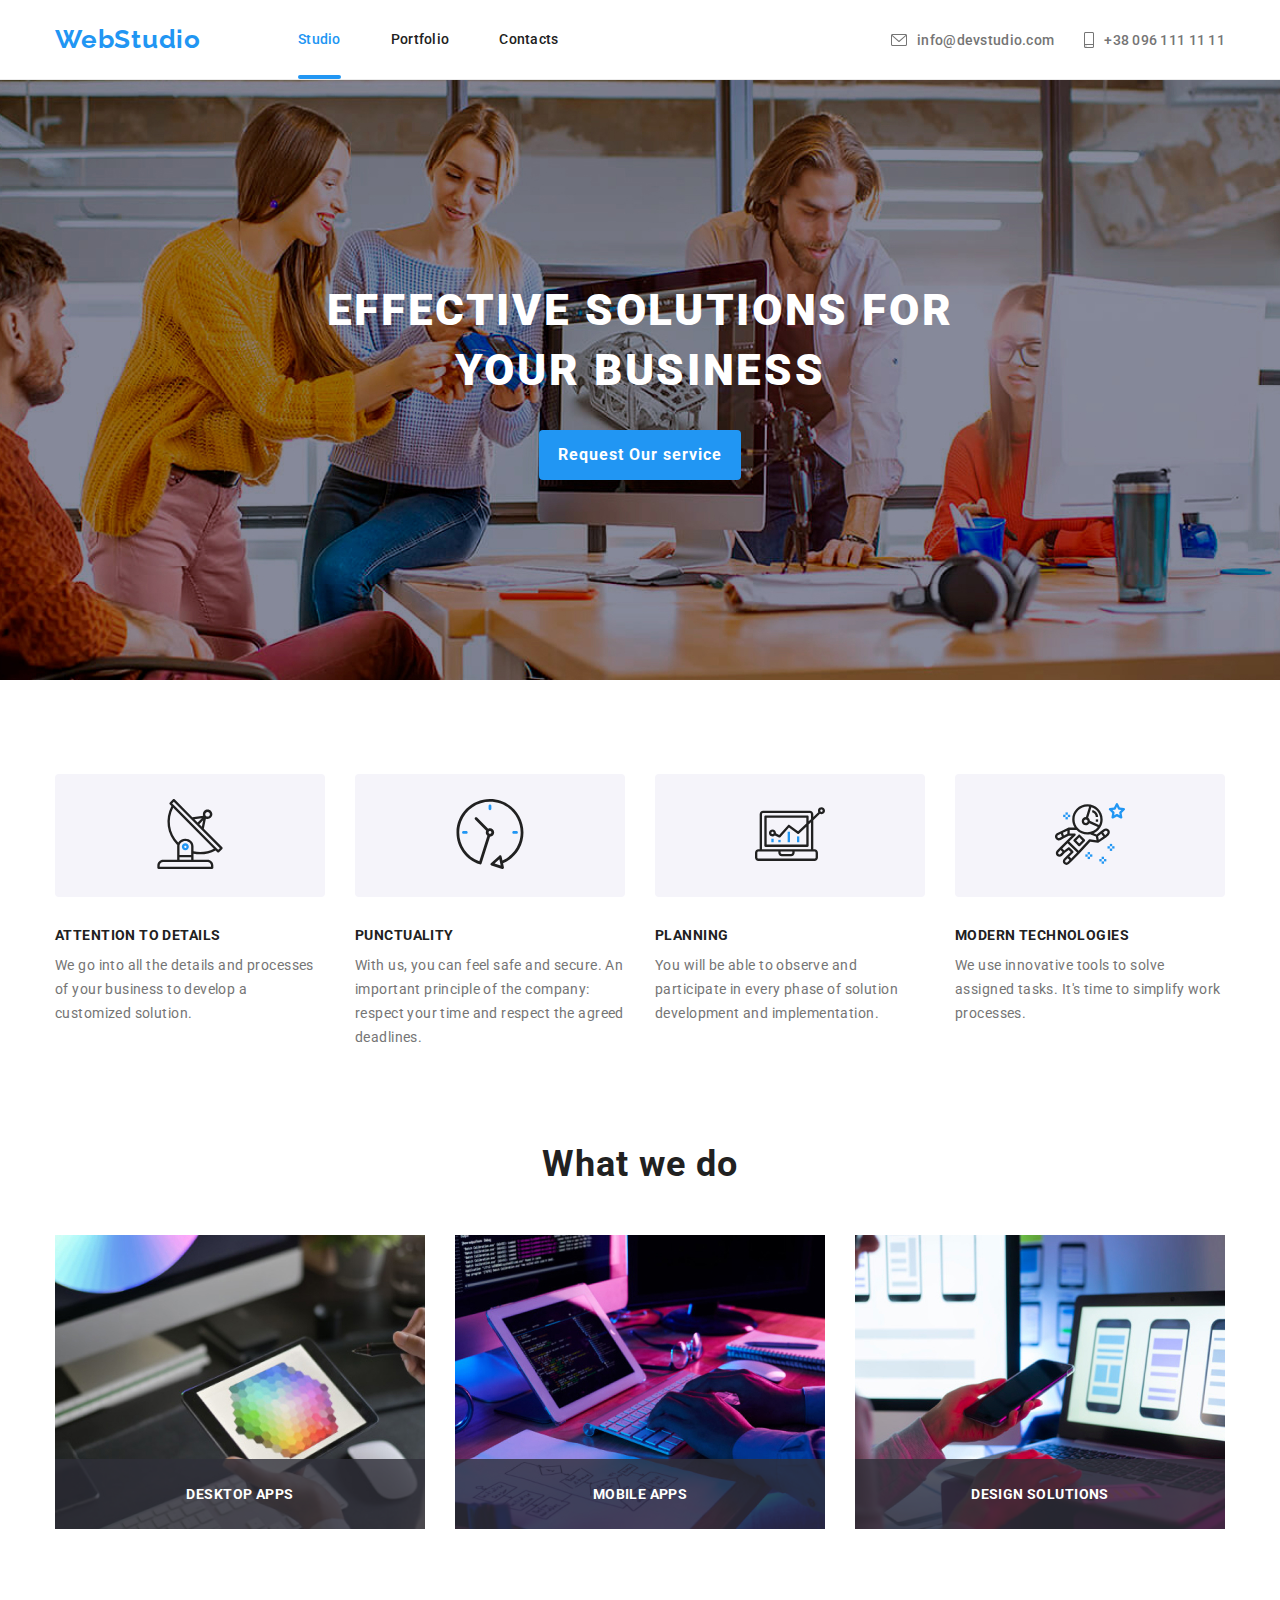
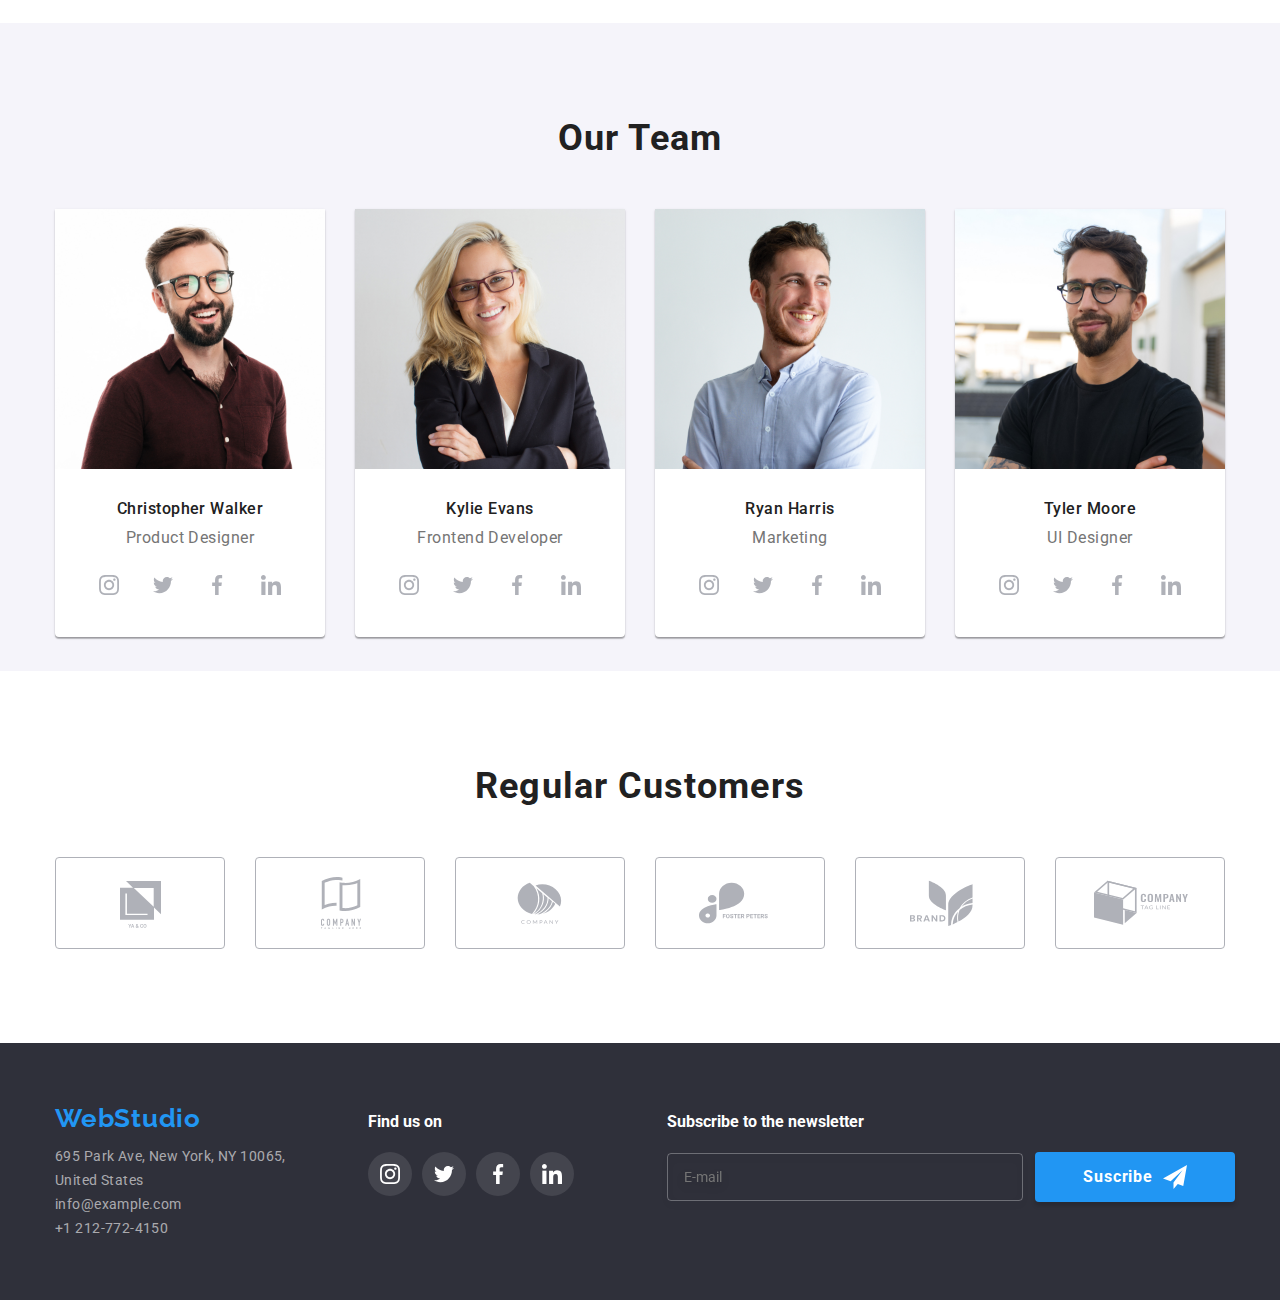
<file: index.html>
<!DOCTYPE html>
<html lang="en">
  <head>
    <meta charset="UTF-8" />
    <meta http-equiv="X-UA-Compatible" content="IE=edge" />
    <meta name="viewport" content="width=device-width, initial-scale=1.0" />
    <link
      rel="stylesheet"
      href="https://cdnjs.cloudflare.com/ajax/libs/modern-normalize/1.0.0/modern-normalize.min.css"
    />
    <link rel="stylesheet" href="css/style.css" />
    <title>Document</title>
  </head>
  <body>
    <header>
      <div class="container header-container">
        <nav>
          <a href="index.html" class="logo">WebStudio</a>
          <ul class="nav_links">
            <li class="nav_links_content">
              <a href="index.html" class="nav_links_link link_current"
                >Studio</a
              >
            </li>
            <li class="nav_links_content">
              <a href="portfolio.html" class="nav_links_link">Portfolio</a>
            </li>
            <li class="nav_links_content">
              <a href="#" class="nav_links_link">Contacts</a>
            </li>
          </ul>
        </nav>
        <ul class="our-contacts">
          <li class="nav_info_content">
            <a
              href="mailto:info@devstudio.com"
              class="nav_info_link nav_links_link"
            >
              <svg class="nav-right-icon" width="16" height="12">
                <use href="./images/icons.svg#envelope"></use>
              </svg>
              info@devstudio.com</a
            >
          </li>
          <li class="nav_info_content">
            <a
              href="tel:+38 096 111 11 11"
              class="nav_info_link nav_links_link"
            >
              <svg class="nav-right-icon" width="10" height="16">
                <use href="./images/icons.svg#smartphone"></use>
              </svg>
              +38 096 111 11 11</a
            >
          </li>
        </ul>
      </div>
    </header>
    <main>
      <section class="first_section section">
        <div class="container hero_container">
          <h1 class="hero-topic">
            EFFECTIVE SOLUTIONS FOR <br />YOUR BUSINESS
          </h1>
          <button type="button" class="hero-button" data-modal-open>
            Request Our service
          </button>
        </div>
      </section>
      <div class="modal-container" id="data-modal" data-modal>
        <div class="modal-content">
          <button type="button" class="close-tab-icon" data-modal-close>
            <svg class="close-tab" width="18" height="18">
              <use href="./images/icons.svg#close-tab"></use>
            </svg>
          </button>

          <form action="" class="order-form">
            <h2 class="order-form-title">
              Leave your information and we'll call you back
            </h2>
            <label class="order-form-label"
              ><span class="label-name"> Name</span>
              <svg class="icon-in-form" width="18" height="18">
                <use href="./images/icons.svg#user"></use>
              </svg>
              <input
                type="text"
                name="username"
                required
                class="order-form-input"
              />
            </label>
            <label class="order-form-label"
              ><span class="label-name">Telephone</span>
              <svg class="icon-in-form" width="18" height="18">
                <use href="./images/icons.svg#phone-icon"></use>
              </svg>
              <input
                type="tel"
                name="telephone"
                required
                class="order-form-input"
              />
            </label>
            <label class="order-form-label"
              ><span class="label-name">E-mail</span>

              <svg class="icon-in-form" width="18" height="18">
                <use href="./images/icons.svg#email-icon"></use>
              </svg>
              <input
                type="email"
                name="email"
                required
                class="order-form-input"
              />
            </label>
            <label class="order-form-label order-form-label-textarear"
              ><span class="label-name">Comment</span>
              <textarea
                name="comments"
                rows="8"
                placeholder="Enter the text"
              ></textarea>
            </label>
            <!-- <label class="checkbox-policy" check-box>
              <svg width="16" height="15" class="checkbox-input">
                <use href="./images/icons.svg#checkbox"></use>
              </svg>
              I agree with the newsletter and accept the Terms and Conditions
            </label> -->
            <label class="agree-check">
              <input
                type="checkbox"
                class="checkmark"
                name="agreement"
                value="agree"
              />
              <svg class="icon-checkbox-label" width="16" height="16">
                <use href="./images/icons.svg#checkbox"></use>
              </svg>
              <span>
                I agree with the newsletter and accept the
                <a href="#" class="terms">Terms and Conditions</a>
              </span>
            </label>
            <button type="submit" class="order-form-submit">Send</button>
          </form>
        </div>
      </div>
      <section class="section">
        <div class="container">
          <ul class="features">
            <li class="features-content">
              <div class="feature-icon-container">
                <svg width="70" height="70" class="icon">
                  <use href="./images/icons.svg#antenna"></use>
                </svg>
              </div>
              <h3 class="features-topic">ATTENTION TO DETAILS</h3>
              <p class="features-details">
                We go into all the details and processes of your business to
                develop a customized solution.
              </p>
            </li>
            <li class="features-content">
              <div class="feature-icon-container">
                <svg width="70" height="70" class="icon">
                  <use href="./images/icons.svg#clock"></use>
                </svg>
              </div>
              <h3 class="features-topic">PUNCTUALITY</h3>
              <p class="features-details">
                With us, you can feel safe and secure. An important principle of
                the company: respect your time and respect the agreed deadlines.
              </p>
            </li>
            <li class="features-content">
              <div class="feature-icon-container">
                <svg width="70" height="70" class="icon">
                  <use href="./images/icons.svg#diagram"></use>
                </svg>
              </div>
              <h3 class="features-topic">PLANNING</h3>
              <p class="features-details">
                You will be able to observe and participate in every phase of
                solution development and implementation.
              </p>
            </li>
            <li class="features-content">
              <div class="feature-icon-container">
                <svg width="70" height="70" class="icon">
                  <use href="./images/icons.svg#astronaut"></use>
                </svg>
              </div>
              <h3 class="features-topic">MODERN TECHNOLOGIES</h3>
              <p class="features-details">
                We use innovative tools to solve assigned tasks. It's time to
                simplify work processes.
              </p>
            </li>
          </ul>
        </div>
      </section>

      <section class="section wwd_section">
        <div class="container">
          <h2 class="section-title">What we do</h2>
          <ul class="wwd">
            <li class="wwd_content">
              <img
                src="images/wwd.jpg"
                alt="what we do image 1"
                width="370px"
              />

              <p class="wwd-details-text">Desktop APPS</p>
            </li>
            <li class="wwd_content">
              <img
                src="images/wwd1.jpg"
                alt="what we do image 2"
                width="370px"
              />
              <p class="wwd-details-text">mobile apps</p>
            </li>
            <li class="wwd_content">
              <img
                src="images/wwd2.jpg"
                alt="what we do image 3"
                width="370px"
              />
              <p class="wwd-details-text">Design Solutions</p>
            </li>
          </ul>
        </div>
      </section>

      <section class="team section">
        <div class="container">
          <h2 class="section-title">Our Team</h2>

          <ul class="our-team">
            <li class="our-team-card">
              <img
                src="images/team/Christopher Walker.jpg"
                alt="image Christopher Walker"
                width="270px"
                class="our-team-card-img"
              />
              <h3 class="member-name">Christopher Walker</h3>
              <p class="member-job">Product Designer</p>
              <ul class="member-socail-icons">
                <li class="social-icons-items">
                  <a href="/" class="social-icons-items-link"
                    ><svg width="20" height="20" class="social-icons">
                      <use href="./images/icons.svg#instgram"></use>
                    </svg>
                  </a>
                </li>
                <li class="social-icons-items">
                  <a href="/" class="social-icons-items-link">
                    <svg width="20" height="20" class="social-icons">
                      <use href="./images/icons.svg#twitter"></use>
                    </svg>
                  </a>
                </li>
                <li class="social-icons-items">
                  <a href="/" class="social-icons-items-link">
                    <svg width="20" height="20" class="social-icons">
                      <use href="./images/icons.svg#facebook"></use>
                    </svg>
                  </a>
                </li>
                <li class="social-icons-items">
                  <a href="/" class="social-icons-items-link">
                    <svg width="20" height="20" class="social-icons">
                      <use href="./images/icons.svg#linkedin"></use>
                    </svg>
                  </a>
                </li>
              </ul>
            </li>
            <li class="our-team-card">
              <img
                src="images/team/Kylie Evans.jpg"
                alt="image Kylie Evans"
                width="270px"
                class="our-team-card-img"
              />
              <h3 class="member-name">Kylie Evans</h3>
              <p class="member-job">Frontend Developer</p>
              <ul class="member-socail-icons">
                <li class="social-icons-items">
                  <a href="/" class="social-icons-items-link"
                    ><svg width="20" height="20" class="social-icons">
                      <use href="./images/icons.svg#instgram"></use>
                    </svg>
                  </a>
                </li>
                <li class="social-icons-items">
                  <a href="/" class="social-icons-items-link">
                    <svg width="20" height="20" class="social-icons">
                      <use href="./images/icons.svg#twitter"></use>
                    </svg>
                  </a>
                </li>
                <li class="social-icons-items">
                  <a href="/" class="social-icons-items-link">
                    <svg width="20" height="20" class="social-icons">
                      <use href="./images/icons.svg#facebook"></use>
                    </svg>
                  </a>
                </li>
                <li class="social-icons-items">
                  <a href="/" class="social-icons-items-link">
                    <svg width="20" height="20" class="social-icons">
                      <use href="./images/icons.svg#linkedin"></use>
                    </svg>
                  </a>
                </li>
              </ul>
            </li>
            <li class="our-team-card">
              <img
                src="images/team/Ryan Harris.jpg"
                alt="image Ryan Harris"
                width="270px"
                class="our-team-card-img"
              />
              <h3 class="member-name">Ryan Harris</h3>
              <p class="member-job">Marketing</p>
              <ul class="member-socail-icons">
                <li class="social-icons-items">
                  <a href="/" class="social-icons-items-link"
                    ><svg width="20" height="20" class="social-icons">
                      <use href="./images/icons.svg#instgram"></use>
                    </svg>
                  </a>
                </li>
                <li class="social-icons-items">
                  <a href="/" class="social-icons-items-link">
                    <svg width="20" height="20" class="social-icons">
                      <use href="./images/icons.svg#twitter"></use>
                    </svg>
                  </a>
                </li>
                <li class="social-icons-items">
                  <a href="/" class="social-icons-items-link">
                    <svg width="20" height="20" class="social-icons">
                      <use href="./images/icons.svg#facebook"></use>
                    </svg>
                  </a>
                </li>
                <li class="social-icons-items">
                  <a href="/" class="social-icons-items-link">
                    <svg width="20" height="20" class="social-icons">
                      <use href="./images/icons.svg#linkedin"></use>
                    </svg>
                  </a>
                </li>
              </ul>
            </li>
            <li class="our-team-card">
              <img
                src="images/team/Tyler Moore.jpg"
                alt="image Tyler Moore"
                width="270px"
                class="our-team-card-img"
              />
              <h3 class="member-name">Tyler Moore</h3>
              <p class="member-job">UI Designer</p>
              <ul class="member-socail-icons">
                <li class="social-icons-items">
                  <a href="/" class="social-icons-items-link"
                    ><svg width="20" height="20" class="social-icons">
                      <use href="./images/icons.svg#instgram"></use>
                    </svg>
                  </a>
                </li>
                <li class="social-icons-items">
                  <a href="/" class="social-icons-items-link">
                    <svg width="20" height="20" class="social-icons">
                      <use href="./images/icons.svg#twitter"></use>
                    </svg>
                  </a>
                </li>
                <li class="social-icons-items">
                  <a href="/" class="social-icons-items-link">
                    <svg width="20" height="20" class="social-icons">
                      <use href="./images/icons.svg#facebook"></use>
                    </svg>
                  </a>
                </li>
                <li class="social-icons-items">
                  <a href="/" class="social-icons-items-link">
                    <svg width="20" height="20" class="social-icons">
                      <use href="./images/icons.svg#linkedin"></use>
                    </svg>
                  </a>
                </li>
              </ul>
            </li>
          </ul>
        </div>
      </section>
      <section class="section">
        <div class="container">
          <h2 class="section-title">Regular Customers</h2>
          <ul class="client">
            <li class="customer-icons-items">
              <svg width="170" height="92" class="customer-icons">
                <use href="./images/icons.svg#logo1"></use>
              </svg>
            </li>
            <li class="customer-icons-items">
              <svg width="170" height="92" class="customer-icons">
                <use
                  href="./images/icons.svg#logo2"
                  class="customer-icons-use"
                ></use>
              </svg>
            </li>
            <li class="customer-icons-items">
              <svg width="170" height="92" class="customer-icons">
                <use href="./images/icons.svg#logo3"></use>
              </svg>
            </li>
            <li class="customer-icons-items">
              <svg width="170" height="92" class="customer-icons">
                <use href="./images/icons.svg#logo4"></use>
              </svg>
            </li>
            <li class="customer-icons-items">
              <svg width="170" height="92" class="customer-icons">
                <use href="./images/icons.svg#logo5"></use>
              </svg>
            </li>
            <li class="customer-icons-items">
              <svg width="170" height="92" class="customer-icons">
                <use href="./images/icons.svg#logo6"></use>
              </svg>
            </li>
          </ul>
        </div>
      </section>
    </main>

    <footer>
      <div class="container footer_container">
        <div class="box1-footer">
          <a
            href="index.html"
            class="logo"
            style="margin-bottom: 10px; display: block"
            >WebStudio</a
          >

          <address>
            <ul class="address-footer">
              <li>
                <a href="#" class="address_links"
                  >695 Park Ave, New York, NY 10065,<br />
                  United States</a
                >
              </li>
              <li>
                <a href="mailto:info@example.com" class="address_links"
                  >info@example.com</a
                >
              </li>
              <li>
                <a href="tel:+1 212-772-4150" class="address_links"
                  >+1 212-772-4150</a
                >
              </li>
            </ul>
          </address>
        </div>
        <div class="social-footer">
          <h3 class="box2-footer-title">Find us on</h3>
          <ul class="footer-socail-icons">
            <li class="social-icons-footer-items">
              <a href="/" class="social-icons-footer-items-link">
                <svg width="20" height="20" class="social-icons-footer">
                  <use href="./images/icons.svg#instgram"></use>
                </svg>
              </a>
            </li>
            <li class="social-icons-footer-items">
              <a href="/" class="social-icons-footer-items-link">
                <svg width="20" height="20" class="social-icons-footer">
                  <use href="./images/icons.svg#twitter"></use>
                </svg>
              </a>
            </li>
            <li class="social-icons-footer-items">
              <a href="/" class="social-icons-footer-items-link">
                <svg width="20" height="20" class="social-icons-footer">
                  <use href="./images/icons.svg#facebook"></use>
                </svg>
              </a>
            </li>
            <li class="social-icons-footer-items">
              <a href="/" class="social-icons-footer-items-link">
                <svg width="20" height="20" class="social-icons-footer">
                  <use href="./images/icons.svg#linkedin"></use>
                </svg>
              </a>
            </li>
          </ul>
        </div>
        <div class="box3-form">
          <h3 class="box2-footer-title">Subscribe to the newsletter</h3>
          <form action="" class="form-box3-footer">
            <input
              type="email"
              name="email-address"
              id="email-footer"
              placeholder="E-mail"
            />
            <button type="submit" class="email-button">
              Suscribe
              <!-- <div class="email-button-group"> -->
              <!-- <h2 class="email-button-text">Suscribe</h2> -->
              <svg width="24" height="24" class="email-button-icon">
                <use href="./images/icons.svg#email-suscribe"></use>
              </svg>
              <!-- </div> -->
            </button>
          </form>
        </div>
      </div>
    </footer>
    <script src="./js/model.js"></script>
  </body>
</html>
</file>
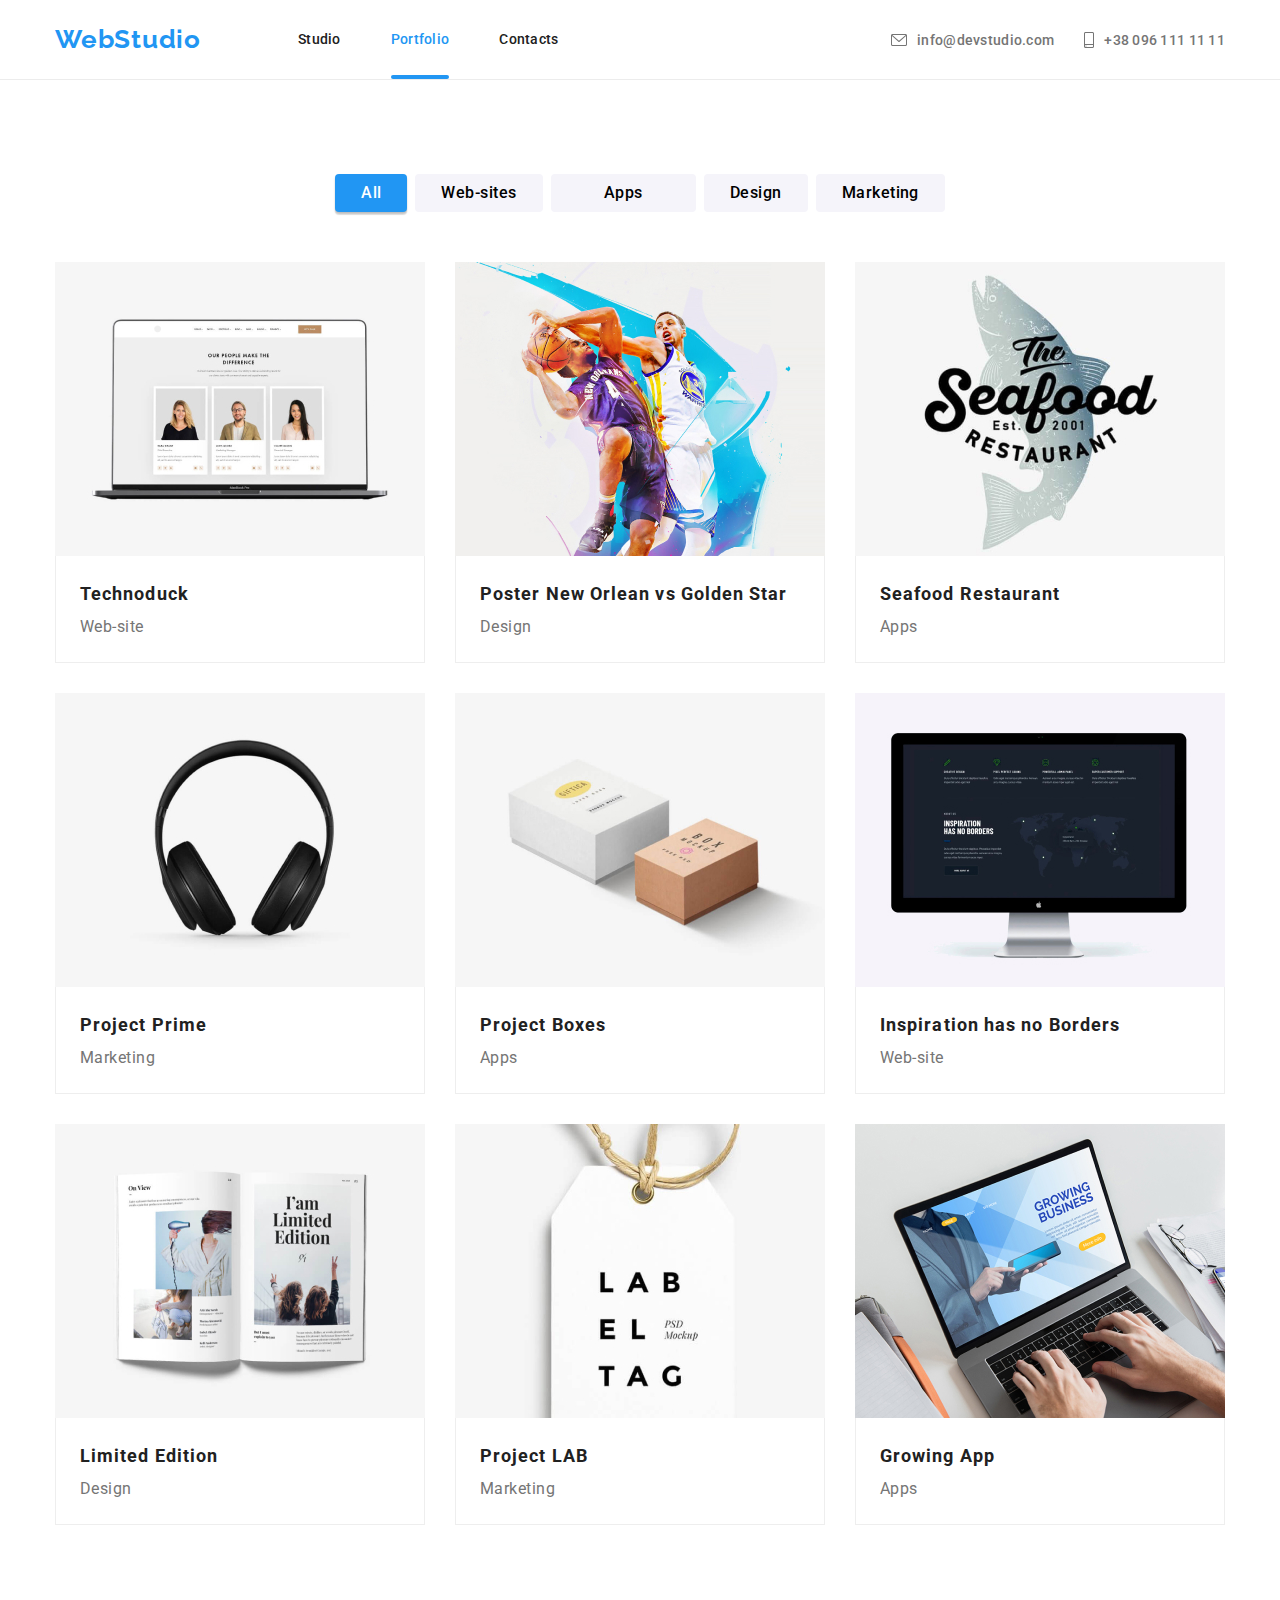
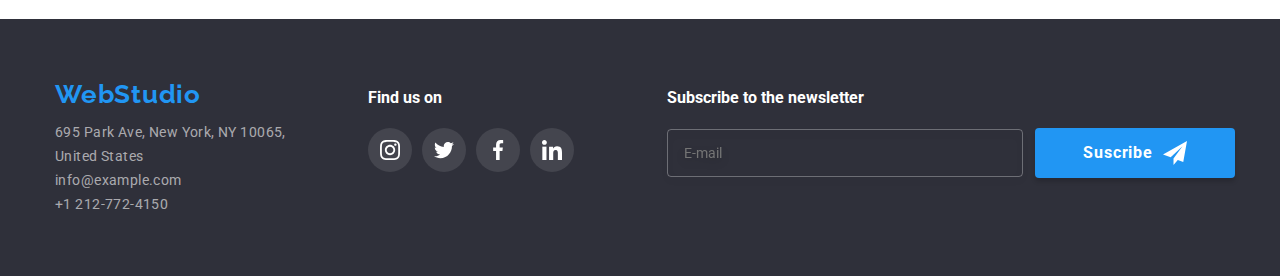
<file: portfolio.html>
<!DOCTYPE html>
<html lang="en">
  <head>
    <meta charset="UTF-8" />
    <meta http-equiv="X-UA-Compatible" content="IE=edge" />
    <meta name="viewport" content="width=device-width, initial-scale=1.0" />
    <link
      rel="stylesheet"
      href="https://cdnjs.cloudflare.com/ajax/libs/modern-normalize/1.0.0/modern-normalize.min.css"
    />
    <link rel="stylesheet" href="css/style.css" />
    <title>Document</title>
  </head>
  <body>
    <header>
      <div class="container header-container">
        <nav>
          <a href="index.html" class="logo">WebStudio</a>
          <ul class="nav_links">
            <li class="nav_links_content">
              <a href="index.html" class="nav_links_link">Studio</a>
            </li>
            <li class="nav_links_content">
              <a href="portfolio.html" class="nav_links_link link_current"
                >Portfolio</a
              >
            </li>
            <li class="nav_links_content">
              <a href="#" class="nav_links_link">Contacts</a>
            </li>
          </ul>
        </nav>
        <ul class="our-contacts">
          <li class="nav_info_content">
            <a
              href="mailto:info@devstudio.com"
              class="nav_info_link nav_links_link"
            >
              <svg class="nav-right-icon" width="16" height="12">
                <use href="./images/icons.svg#envelope"></use>
              </svg>
              info@devstudio.com</a
            >
          </li>
          <li class="nav_info_content">
            <a
              href="tel:+38 096 111 11 11"
              class="nav_info_link nav_links_link"
            >
              <svg class="nav-right-icon" width="10" height="16">
                <use href="./images/icons.svg#smartphone"></use>
              </svg>
              +38 096 111 11 11</a
            >
          </li>
        </ul>
      </div>
    </header>
    <main>
      <section class="section">
        <div class="container">
          <ul class="search-buttons">
            <li class="serach-buttons-item">
              <button type="button" class="active search-buttons-content">
                All
              </button>
            </li>
            <li class="serach-buttons-item">
              <button type="button" class="search-buttons-content">
                Web-sites
              </button>
            </li>
            <li class="serach-buttons-item">
              <button
                type="button"
                class="search-buttons-content search-buttons-apps"
              >
                Apps
              </button>
            </li>
            <li class="serach-buttons-item">
              <button type="button" class="search-buttons-content">
                Design
              </button>
            </li>
            <li class="serach-buttons-item">
              <button type="button" class="search-buttons-content">
                Marketing
              </button>
            </li>
          </ul>

          <ul class="content">
            <li class="content-item">
              <a href="/" class="content-item-link">
                <div class="content-box">
                  <div class="content-hover">
                    <p class="content-box-description">
                      Technoduck is a state-of-the-art coronavirus distribution
                      platform. Companies use this platform for digital
                      espionage and attacks on competitors' secure servers.
                    </p>
                  </div>
                  <img
                    src="images/portfolio/img1.jpg"
                    alt="image Web-site"
                    width="370px"
                  />
                </div>
                <div class="content-description">
                  <h3 class="content-topic">Technoduck</h3>
                  <p class="content-details">Web-site</p>
                </div>
              </a>
            </li>
            <li class="content-item">
              <a href="/" class="content-item-link">
                <div class="content-box">
                  <div class="content-hover">
                    <p class="content-box-description">
                      Poster New Orlean vs Golden Star Poster New Orlean vs
                      Golden Star
                    </p>
                  </div>
                  <img
                    src="images/portfolio/basketball.jpg"
                    alt="image Poster"
                    width="370px"
                  />
                </div>

                <div class="content-description">
                  <h3 class="content-topic">
                    Poster New Orlean vs Golden Star
                  </h3>
                  <p class="content-details">Design</p>
                </div>
              </a>
            </li>
            <li class="content-item">
              <a href="/" class="content-item-link">
                <div class="content-box">
                  <div class="content-hover">
                    <p class="content-box-description">
                      Seafood Restaurant Seafood Restaurant Seafood Restaurant
                      Seafood Restaurant
                    </p>
                  </div>
                  <img
                    src="images/portfolio/seafood.jpg"
                    alt="image Seafood Restaurant "
                    width="370px"
                  />
                </div>

                <div class="content-description">
                  <h3 class="content-topic">Seafood Restaurant</h3>
                  <p class="content-details">Apps</p>
                </div>
              </a>
            </li>
            <li class="content-item">
              <a href="/" class="content-item-link">
                <div class="content-box">
                  <div class="content-hover">
                    <p class="content-box-description">
                      Project Prime Project Prime Project Prime Project Prime
                      Project Prime
                    </p>
                  </div>
                  <img
                    src="images/portfolio/prime.jpg"
                    alt="image Project Prime"
                    width="370px"
                  />
                </div>

                <div class="content-description">
                  <h3 class="content-topic">Project Prime</h3>
                  <p class="content-details">Marketing</p>
                </div>
              </a>
            </li>
            <li class="content-item">
              <a href="/" class="content-item-link">
                <div class="content-box">
                  <div class="content-hover">
                    <p class="content-box-description">
                      Project Boxes Project Boxes Project Boxes Project Boxes
                    </p>
                  </div>
                  <img
                    src="images/portfolio/boxes.jpg"
                    alt="image Project Boxes"
                    width="370px"
                  />
                </div>

                <div class="content-description">
                  <h3 class="content-topic">Project Boxes</h3>
                  <p class="content-details">Apps</p>
                </div>
              </a>
            </li>
            <li class="content-item">
              <a href="/" class="content-item-link">
                <div class="content-box">
                  <div class="content-hover">
                    <p class="content-box-description">
                      Inspiration has no Borders Inspiration has no Borders
                      Inspiration has no Borders
                    </p>
                  </div>
                  <img
                    src="images/portfolio/website.jpg"
                    alt="image Web-site"
                    width="370px"
                  />
                </div>

                <div class="content-description">
                  <h3 class="content-topic">Inspiration has no Borders</h3>
                  <p class="content-details">Web-site</p>
                </div>
              </a>
            </li>
            <li class="content-item">
              <a href="/" class="content-item-link">
                <div class="content-box">
                  <div class="content-hover">
                    <p class="content-box-description">
                      Limited Edition Limited Edition Limited Edition Limited
                      Edition
                    </p>
                  </div>
                  <img
                    src="images/portfolio/design.jpg"
                    alt="image Design"
                    width="370px"
                  />
                </div>

                <div class="content-description">
                  <h3 class="content-topic">Limited Edition</h3>
                  <p class="content-details">Design</p>
                </div>
              </a>
            </li>
            <li class="content-item">
              <a href="/" class="content-item-link">
                <div class="content-box">
                  <div class="content-hover">
                    <p class="content-box-description">
                      Project LAB Project LAB Project LAB Project LAB Project
                      LAB
                    </p>
                  </div>
                  <img
                    src="images/portfolio/lab.jpg"
                    alt="image Project LAB"
                    width="370px"
                  />
                </div>

                <div class="content-description">
                  <h3 class="content-topic">Project LAB</h3>
                  <p class="content-details">Marketing</p>
                </div>
              </a>
            </li>
            <li class="content-item">
              <a href="/" class="content-item-link">
                <div class="content-box">
                  <div class="content-hover">
                    <p class="content-box-description">
                      Growing App Growing App Growing App Growing App
                    </p>
                  </div>
                  <img
                    src="images/portfolio/growing app.jpg"
                    alt="image Growing App"
                    width="370px"
                  />
                </div>

                <div class="content-description">
                  <h3 class="content-topic">Growing App</h3>
                  <p class="content-details">Apps</p>
                </div>
              </a>
            </li>
          </ul>
        </div>
      </section>
    </main>
    <footer>
      <div class="container footer_container">
        <div class="box1-footer">
          <a
            href="index.html"
            class="logo"
            style="margin-bottom: 10px; display: block"
            >WebStudio</a
          >

          <address>
            <ul class="address-footer">
              <li>
                <a href="#" class="address_links"
                  >695 Park Ave, New York, NY 10065,<br />
                  United States</a
                >
              </li>
              <li>
                <a href="mailto:info@example.com" class="address_links"
                  >info@example.com</a
                >
              </li>
              <li>
                <a href="tel:+1 212-772-4150" class="address_links"
                  >+1 212-772-4150</a
                >
              </li>
            </ul>
          </address>
        </div>
        <div class="social-footer">
          <h3 class="box2-footer-title">Find us on</h3>
          <ul class="footer-socail-icons">
            <li class="social-icons-footer-items">
              <a href="/" class="social-icons-footer-items-link">
                <svg width="20" height="20" class="social-icons-footer">
                  <use href="./images/icons.svg#instgram"></use>
                </svg>
              </a>
            </li>
            <li class="social-icons-footer-items">
              <a href="/" class="social-icons-footer-items-link">
                <svg width="20" height="20" class="social-icons-footer">
                  <use href="./images/icons.svg#twitter"></use>
                </svg>
              </a>
            </li>
            <li class="social-icons-footer-items">
              <a href="/" class="social-icons-footer-items-link">
                <svg width="20" height="20" class="social-icons-footer">
                  <use href="./images/icons.svg#facebook"></use>
                </svg>
              </a>
            </li>
            <li class="social-icons-footer-items">
              <a href="/" class="social-icons-footer-items-link">
                <svg width="20" height="20" class="social-icons-footer">
                  <use href="./images/icons.svg#linkedin"></use>
                </svg>
              </a>
            </li>
          </ul>
        </div>
        <div class="box3-form">
          <h3 class="box2-footer-title">Subscribe to the newsletter</h3>
          <form action="" class="form-box3-footer">
            <input
              type="email"
              name="email-address"
              id="email-footer"
              placeholder="E-mail"
            />
            <button type="submit" class="email-button">
              Suscribe
              <svg width="24" height="24" class="email-button-icon">
                <use href="./images/icons.svg#email-suscribe"></use>
              </svg>
            </button>
          </form>
        </div>
      </div>
    </footer>
  </body>
</html>
</file>
<file: css/style.css>
@import url("https://fonts.googleapis.com/css2?family=Raleway:wght@700&family=Roboto:wght@400;500;700;900&display=swap");
:root {
  --main-color: #212121;
  --background-body: #2f303a;
  --accent-color: #2196f3;
  --color-pargraph: #757575;
  --color-buttons: #ffffff;
  --background-team: #f5f4fa;
  --hover-links-buttons: rgba(33, 150, 243, 0.8);
  --footer-links: rgb(255, 255, 255, 0.6);
  --border-portfolio: #eeeeee;
  --background-hero-body: rgba(47, 48, 58, 0.4);
  --background-wwd-img: rgba(47, 48, 58, 0.8);
  --border-icons: #afb1b8;
  --button-hero-hover: #188ce8;
  --black-color: black;
}
html {
  box-sizing: border-box;
}
*,
*::after,
*::before {
  box-sizing: inherit;
}

h1,
h2,
h3,
h4,
h5,
h6,
p {
  margin: 0;
}

body {
  color: var(--main-color);
  font-family: "Roboto", sans-serif;
  font-style: normal;
  font-size: 14px;
}

img {
  display: block;
  max-width: 100%;
  height: auto;
}
address {
  font-style: normal;
}
.link {
  text-decoration: none;
  color: inherit;
}

li {
  list-style: none;
  margin: 0;
  padding: 0;
}
a {
  text-decoration: none;
  color: inherit;
}
ul {
  padding: 0;
  margin: 0;
}
button {
  font-family: "Roboto", sans-serif;
  border: 0;
}

.container {
  width: 1200px;
  padding: 0 15px;
  margin: 0 auto;
}

/* Style For Navigation Bar */
header {
  border-bottom: 1px solid #ececec;
  /* padding: 25px 0; */
}
/* .nav_container {
  margin-left: 219px;
} */
.header-container {
  display: flex;
  /* padding: 25px 0; */
  align-items: center;
  justify-content: space-between;
  /* position: relative; */
}
.logo {
  font-family: "Raleway", sans-serif;
  font-weight: 700;
  font-size: 26px;
  line-height: 31px;
  letter-spacing: 0.03em;
  margin-right: 97px;
  color: var(--accent-color);
}
.link_current {
  color: var(--accent-color);
  position: relative;
}
.link_current::after {
  content: "";
  position: absolute;
  right: 0;
  bottom: -1px;
  left: 0;
  border-bottom: 4px solid var(--accent-color);
  border-radius: 2px;
}
nav {
  display: flex;
  align-items: center;
}
.nav_links_link {
  font-weight: 500;
  line-height: 16px;
  letter-spacing: 0.02em;
  transition-property: color;
  transition-duration: 250ms;
  transition-timing-function: cubic-bezier(0.4, 0, 0.2, 1);
  padding: 32px 0 31px 0;
}
.nav_links {
  display: flex;
}

.our-contacts {
  display: flex;
}
.nav_links_content:not(:last-child) {
  margin-right: 50px;
}
.nav_info_content:not(:last-child) {
  margin-right: 30px;
}
.nav_info_link {
  color: var(--color-pargraph);
  display: flex;
  align-items: center;
  cursor: pointer;
  outline: none;
}
.nav-right-icon {
  margin-right: 10px;
  fill: currentColor;
}

.nav_links_link:hover,
.nav_links_link:focus {
  color: var(--accent-color);
}
/* Style For Hero Section */
.section {
  padding-top: 94px;
  padding-bottom: 94px;
}
.first_section {
  padding: 200px 0;
  background-color: var(--background-hero-body);
  background: url("../images/title-background.jpg");
  background-repeat: no-repeat;
  background-position: 50% 50%;
}
.hero_container {
  display: flex;
  flex-direction: column;
  align-items: center;
}
.first_section .hero-topic {
  color: var(--color-buttons);
  font-weight: 900;
  font-size: 44px;
  line-height: 60px;
  text-align: center;
  letter-spacing: 0.06em;
  text-transform: uppercase;
  margin-bottom: 30px;
}
.first_section .hero-button {
  background: var(--accent-color);
  color: var(--color-buttons);
  cursor: pointer;
  font-weight: 700;
  font-size: 16px;
  line-height: 30px;
  letter-spacing: 0.06em;
  border-radius: 4px;
  padding: 10px 19px;
  transition-property: background-color;
  transition-duration: 250ms;
  transition-timing-function: cubic-bezier(0.4, 0, 0.2, 1);
}
.first_section .hero-button:hover,
.first_section .hero-button:focus {
  background-color: var(--button-hero-hover);
}
.features {
  display: flex;
}
.features-content:not(:last-child) {
  margin-right: 30px;
}
.feature-icon-container {
  margin-bottom: 30px;
  background-color: var(--background-team);
  text-align: center;
  border-radius: 4px;
  padding: 25px 100px;
}

.features .features-topic {
  width: 270px;
  font-weight: 700;
  line-height: 16px;
  font-size: 14px;
  letter-spacing: 0.03em;
  text-transform: uppercase;
  margin-bottom: 10px;
}
.features .features-details {
  width: 270px;
  font-weight: 400;
  line-height: 24px;
  font-size: 14px;
  letter-spacing: 0.03em;
  color: var(--color-pargraph);
}
.wwd_section {
  padding-top: 0;
}
.section-title {
  font-weight: 700;
  font-size: 36px;
  line-height: 42px;
  text-align: center;
  letter-spacing: 0.03em;
  margin-bottom: 50px;
}
.wwd {
  display: flex;
}
.wwd_content:not(:last-child) {
  margin-right: 30px;
}
.wwd_content {
  position: relative;
}
.wwd-details-text {
  font-weight: 700;
  font-size: 14px;
  line-height: 16px;
  text-align: center;
  letter-spacing: 0.03em;
  text-transform: uppercase;
  color: var(--color-buttons);
  margin: 0;
  padding: 27px;
  position: absolute;
  background: var(--background-wwd-img);
  width: 100%;
  /* height: 70px; */
  bottom: 0;
}
.team {
  background-color: var(--background-team);
  width: 100%;
  height: 648px;
}
.our-team {
  display: flex;
}
.our-team-card {
  background: var(--color-buttons);
  border-radius: 0px 0px 4px 4px;
  width: 270px;
  box-shadow: 0px 1px 3px rgba(0, 0, 0, 0.12), 0px 1px 1px rgba(0, 0, 0, 0.14),
    0px 2px 1px rgba(0, 0, 0, 0.2);
  padding-bottom: 30px;
}
.our-team-card:not(:last-child) {
  margin-right: 30px;
}
.our-team-card-img {
  margin-bottom: 30px;
}
.our-team .member-name {
  font-weight: 500;
  font-size: 16px;
  line-height: 19px;
  text-align: center;
  letter-spacing: 0.03em;
  margin-bottom: 10px;
}
.our-team .member-job {
  font-weight: 400;
  font-size: 16px;
  line-height: 19px;
  text-align: center;
  letter-spacing: 0.03em;
  margin-bottom: 16px;
  color: var(--color-pargraph);
}
.social-icons {
  fill: currentColor;
}
.social-icons-items-link {
  height: 44px;
  width: 44px;
  color: var(--border-icons);
  display: flex;
  align-items: center;
  justify-content: center;
  outline: none;
  border-radius: 50%;
  transition-property: background-color, color;
  transition-duration: 250ms;
  transition-timing-function: cubic-bezier(0.4, 0, 0.2, 1);
}
.social-icons-items:not(:last-child) {
  margin-right: 10px;
}
.social-icons-items-link:hover,
.social-icons-items-link:focus {
  background-color: var(--accent-color);
  cursor: pointer;
  color: var(--color-buttons);
}
.member-socail-icons {
  padding: 0 32px;
  display: flex;
}
.client {
  display: flex;
}
.customer-icons {
  padding: 16px 32px;
  fill: currentColor;
}
.customer-icons-items {
  border: 1px solid var(--border-icons);
  border-radius: 4px;
  color: var(--border-icons);
  width: 170px;
  height: 92px;
  background-color: var(--color-buttons);
  outline: none;
  transition-property: border, color;
  transition-duration: 250ms;
  transition-timing-function: cubic-bezier(0.4, 0, 0.2, 1);
}
.customer-icons-items:not(:last-child) {
  margin-right: 30px;
}
.customer-icons-items:hover,
.customer-icons-items:focus {
  border: 1px solid var(--accent-color);
  cursor: pointer;
  color: var(--accent-color);
}
footer {
  background-color: var(--background-body);
  color: var(--color-buttons);
  padding: 60px 0;
}
.footer_container {
  display: flex;
  align-items: baseline;
}
.box2-footer-title {
  margin-bottom: 20px;
}
.box1-footer {
  margin-right: 70px;
}
.social-footer {
  margin-right: 93px;
}
.footer-socail-icons {
  display: flex;
}
.form-box3-footer {
  display: flex;
  align-items: center;
  justify-content: center;
}
#email-footer {
  border: 1px solid rgba(255, 255, 255, 0.3);
  filter: drop-shadow(0px 4px 4px rgba(0, 0, 0, 0.15));
  border-radius: 4px;
  background-color: inherit;
  padding: 15px 160px 15px 16px;
  margin-right: 12px;
  color: inherit;
  transition: border 250ms cubic-bezier(0.4, 0, 0.2, 1);
}
#email-footer:hover,
#email-footer:focus {
  border: 1px solid var(--color-buttons);
}
.email-button {
  background: var(--accent-color);
  box-shadow: 0px 4px 4px rgba(0, 0, 0, 0.15);
  border-radius: 4px;
  color: inherit;
  width: 200px;
  padding: 10px;
  display: flex;
  align-items: center;
  text-align: center;
  justify-content: center;
  font-weight: 700;
  font-size: 16px;
  line-height: 30px;
  letter-spacing: 0.06em;
  transition-property: background-color;
  transition-duration: 250ms;
  transition-timing-function: cubic-bezier(0.4, 0, 0.2, 1);
}
.email-button:hover,
.email-button:focus {
  background-color: var(--button-hero-hover);
  cursor: pointer;
}
.email-button-icon {
  margin-left: 10px;
  fill: currentColor;
}
.social-icons-footer-items-link {
  border-radius: 50%;
  background: rgba(255, 255, 255, 0.1);
  height: 44px;
  width: 44px;
  display: flex;
  align-items: center;
  justify-content: center;
  outline: none;
  transition-property: background;
  transition-duration: 250ms;
  transition-timing-function: cubic-bezier(0.4, 0, 0.2, 1);
}
.social-icons-footer-items:not(:last-child) {
  margin-right: 10px;
}
.social-icons-footer {
  fill: currentColor;
}
.social-icons-footer-items-link:hover,
.social-icons-footer-items-link:focus {
  background: var(--accent-color);
}

footer address {
  font-weight: 400;
  line-height: 24px;
  letter-spacing: 0.03em;
  color: var(--footer-links);
}
.address_links {
  transition-property: color;
  transition-duration: 250ms;
  transition-timing-function: cubic-bezier(0.4, 0, 0.2, 1);
}
.address_links:hover,
.address_links:focus {
  color: var(--color-buttons);
}
.search-buttons {
  display: flex;
  justify-content: center;
  align-items: center;
  margin-bottom: 50px;
}
.serach-buttons-item:not(:last-child) {
  margin-right: 8px;
}
.search-buttons .search-buttons-content {
  background: var(--background-team);
  border: none;
  font-weight: 500;
  font-size: 16px;
  line-height: 26px;
  text-align: center;
  letter-spacing: 0.03em;
  padding: 6px 26px;
  border-radius: 4px;
  transition-property: background-color, color, box-shadow;
  transition-duration: 250ms;
  transition-timing-function: cubic-bezier(0.4, 0, 0.2, 1);
}
.search-buttons .search-buttons-apps {
  padding: 6px 53px;
}

.search-buttons-content:hover,
.search-buttons-content:focus {
  background-color: var(--accent-color);
  color: var(--color-buttons);
  box-shadow: 0px 3px 1px rgba(0, 0, 0, 0.1), 0px 1px 2px rgba(0, 0, 0, 0.08),
    0px 2px 2px rgba(0, 0, 0, 0.12);
  outline: none;
  cursor: pointer;
}

.search-buttons .active {
  background-color: var(--accent-color);
  color: var(--color-buttons);
  box-shadow: 0px 3px 1px rgba(0, 0, 0, 0.1), 0px 1px 2px rgba(0, 0, 0, 0.08),
    0px 2px 2px rgba(0, 0, 0, 0.12);
}
.content {
  display: flex;
  flex-wrap: wrap;
  margin-top: -30px;
  margin-left: -30px;
}
.content-item {
  margin-top: 30px;
  margin-left: 30px;
}
.content-item-link {
  display: block;
  transition-property: box-shadow;
  transition-duration: 250ms;
  transition-timing-function: cubic-bezier(0.4, 0, 0.2, 1);
}
.content-box {
  position: relative;
  overflow: hidden;
}

.content-hover {
  position: absolute;
  width: 100%;
  height: 100%;
  background: rgba(33, 150, 243, 0.9);
  transform: translateY(100%);
  transition: transform 250ms cubic-bezier(0.4, 0, 0.2, 1);
}
.content-box-description {
  color: #ffffff;
  padding: 60px 24px;
  font-weight: 400;
  font-size: 18px;
  line-height: 28px;
  height: 140px;
  letter-spacing: 0.03em;
}
.content-item-link:hover .content-hover,
.content-item-link:focus .content-hover {
  transform: translateY(0);
}
.content-item-link:hover,
.content-item-link:focus {
  box-shadow: 0px 1px 1px rgba(0, 0, 0, 0.12), 0px 4px 4px rgba(0, 0, 0, 0.06),
    1px 4px 6px rgba(0, 0, 0, 0.16);
  outline: none;
}
.content-description {
  padding: 20px 24px;
  border: 1px solid var(--border-portfolio);
  border-top: none;
}
.content .content-topic {
  font-weight: 700;
  font-size: 18px;
  line-height: 36px;
  letter-spacing: 0.06em;
}

.content .content-details {
  font-weight: 400;
  font-size: 16px;
  line-height: 30px;
  letter-spacing: 0.03em;
  color: var(--color-pargraph);
}

.modal-container {
  position: fixed;
  top: 0;
  left: 0;
  height: 100%;
  width: 100%;
  background: rgba(0, 0, 0, 0.2);
  display: flex;
  align-items: center;
  justify-content: center;
  opacity: 0;
  pointer-events: none;
  visibility: hidden;
  z-index: 1;
  /* transition: opacity 250ms cubic-bezier(0.4, 0, 0.2, 1); */
}
.modal-container.is-hidden {
  opacity: 1;
  visibility: visible;
  pointer-events: fill;
  transition: opacity 250ms cubic-bezier(0.4, 0, 0.2, 1);
}
.modal-content {
  background: var(--color-buttons);
  box-shadow: 0px 1px 3px rgba(0, 0, 0, 0.12), 0px 1px 1px rgba(0, 0, 0, 0.14),
    0px 2px 1px rgba(0, 0, 0, 0.2);
  border-radius: 4px;
  margin: auto;
  /* width: 528px;
  height: 581px; */
  position: relative;
  padding: 40px;
}
.close-tab-icon {
  background: var(--color-buttons);
  border: 1px solid rgba(0, 0, 0, 0.1);
  border-radius: 50%;
  position: absolute;
  top: 8px;
  right: 8px;
  padding: 0;
  color: var(--black-color);
  display: flex;
  align-items: center;
  justify-content: center;
  height: 30px;
  width: 30px;
  transition: color 250ms cubic-bezier(0.4, 0, 0.2, 1);
  /* transition: all 250ms cubic-bezier(0.4, 0, 0.2, 1); */
}
.close-tab {
  fill: currentColor;
}
.close-tab-icon:hover,
.close-tab-icon:focus {
  color: var(--accent-color);
  cursor: pointer;
  /* border: 1px solid var(--accent-color); */
}
.order-form-title {
  font-weight: 700;
  font-size: 20px;
  line-height: 23px;
  text-align: center;
  letter-spacing: 0.03em;
  margin-bottom: 30px;
}
.order-form-label {
  font-weight: 400;
  font-size: 12px;
  letter-spacing: 0.01em;
  /* color: var(--color-pargraph); */
  display: flex;
  flex-direction: column;
  margin-bottom: 28px;
  position: relative;
  transition: color 250ms cubic-bezier(0.4, 0, 0.2, 1);
}
.order-form-label:hover,
.order-form-label:focus,
.order-form-label:focus-within {
  color: var(--accent-color);
  /* border: 1px solid var(--accent-color); */
  /* border-radius: 6px; */
  cursor: pointer;
}
.label-name {
  position: absolute;
  top: -18px;
  color: var(--color-pargraph);
}
.order-form-input {
  border: 1px solid rgba(33, 33, 33, 0.2);
  border-radius: 4px;
  height: 40px;
  width: 100%;
  outline: none;
  transition: border 250ms cubic-bezier(0.4, 0, 0.2, 1);
}
.order-form-input:hover,
.order-form-input:focus,
.order-form-input:focus-within {
  /* display: block; */
  border: 1px solid var(--accent-color);
  cursor: pointer;
  padding: 0 0 0 40px;
  /* pointer-events: none; */
}
.order-form textarea {
  border: 1px solid rgba(33, 33, 33, 0.2);
  border-radius: 4px;
  padding: 12px 16px;
  font-weight: 400;
  font-size: 14px;
  line-height: 14px;
  letter-spacing: 0.01em;
  color: rgba(117, 117, 117, 0.5);
  resize: none;
  outline: none;
  transition: border 250ms cubic-bezier(0.4, 0, 0.2, 1);
}
.order-form-label-textarear {
  margin-bottom: 20px;
}
.order-form textarea:hover,
.order-form textarea:focus,
.order-form textarea:focus-within {
  border: 1px solid var(--accent-color);
}
.checkbox-policy {
  display: flex;
  margin-bottom: 5px;
  font-weight: 400;
  font-size: 14px;
  line-height: 24px;
  letter-spacing: 0.03em;
  color: var(--color-pargraph);
  padding-left: 12px;
  /* cursor: pointer; */
}
.checkbox-input,
.checkbox-input1 {
  margin-right: 8px;
  margin-top: 4px;
  width: 16px;
  height: 15px;
  color: #212121;
  fill: currentColor;
}
/* .checkbox-input1 {
  opacity: 0;
  visibility: hidden;
}
.checkbox-input1.is-checked {
  opacity: 1;
  visibility: visible;
} */
/* .checkbox-input:hover,
.checkbox-input:focus,
.checkbox-input:checked {
  cursor: pointer;
  color: var(--accent-color);
} */
.order-form-submit {
  padding: 10px 80px;
  background-color: var(--accent-color);
  color: var(--color-buttons);
  box-shadow: 0px 4px 4px rgba(0, 0, 0, 0.15);
  border-radius: 4px;
  font-weight: 700;
  font-size: 16px;
  line-height: 30px;
  letter-spacing: 0.06em;
  display: flex;
  align-items: center;
  justify-content: center;
  margin: 0 auto;
  transition-property: background-color;
  transition-duration: 250ms;
  transition-timing-function: cubic-bezier(0.4, 0, 0.2, 1);
}
.order-form-submit:hover,
.order-form-submit:focus {
  background-color: var(--button-hero-hover);
  cursor: pointer;
}
.icon-in-form {
  position: absolute;
  top: 50%;
  transform: translateY(-50%);
  left: 15px;
}
.icon-in-form {
  fill: currentColor;
  pointer-events: none;
}
.agree-check {
  display: flex;
  justify-content: center;
  align-items: center;
  margin-bottom: 34px;
}

.agree-check .checkmark {
  -webkit-appearance: none;
  -moz-appearance: none;
  appearance: none;
}

.agree-check .icon-checkbox-label {
  width: 16px;
  height: 16px;
  margin-right: 7px;
  fill: none;
  border: 2px solid var(--main-color);
  border-radius: 2px;

  transition: border-color 250ms cubic-bezier(0.4, 0, 0.2, 1),
    background-color 250ms cubic-bezier(0.4, 0, 0.2, 1),
    fill 250ms cubic-bezier(0.4, 0, 0.2, 1);
}

.agree-check .checkmark:focus + .icon-checkbox-label,
.agree-check .checkmark:checked:focus + .icon-checkbox-label {
  outline: 2px solid var(--main-color);
}

.agree-check .checkmark:checked + .icon-checkbox-label {
  background-color: var(--accent-color);
  border-color: var(--accent-color);
  fill: var(--color-buttons);
  outline: none;
}
.terms {
  text-decoration: underline;
  color: var(--accent-color);
}
</file>
